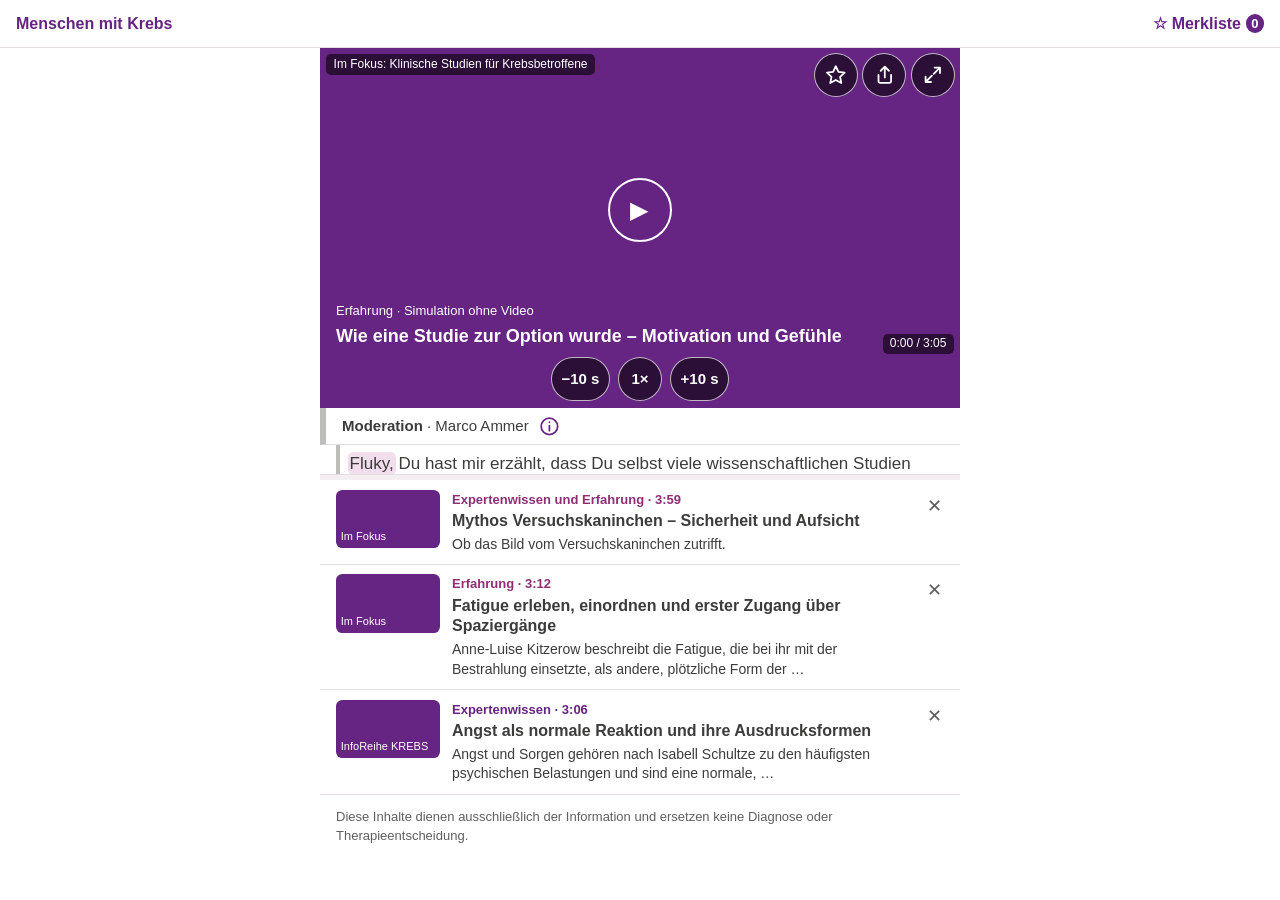
<file: index.html>
<!DOCTYPE html>
<html lang="de">
<head>
<meta charset="utf-8">
<meta name="viewport" content="width=device-width, initial-scale=1, viewport-fit=cover">
<meta name="robots" content="noindex">
<meta name="theme-color" content="#662483">
<title>Menschen mit Krebs – dynamische Seite (Funktionsdummy)</title>
<link rel="stylesheet" href="css/basis.css?v=2">
<link rel="stylesheet" href="css/app.css?v=6">
</head>
<body class="laedt">
<header class="kopf">
  <span class="wortmarke">Menschen mit Krebs</span>
  <span class="kopf-platz"></span>
  <button type="button" class="kopf-knopf" id="leisteAuf" aria-controls="leiste" aria-expanded="false">
    <span aria-hidden="true">☆</span> Merkliste <span class="zahl" id="merkZahl">0</span>
  </button>
</header>

<main class="seite" id="seite">
  <section class="buehne" aria-label="Aktives Element">
    <div class="karte-hinten" id="karteZurueck" hidden>
      <button type="button" class="verlauf-knopf" id="verlaufZurueck" aria-label="Vorheriges Element"></button>
    </div>
    <div class="karte-hinten rechts" id="karteVor" hidden>
      <button type="button" class="verlauf-knopf" id="verlaufVor" aria-label="Nächstes Element im Verlauf"></button>
    </div>

    <article class="karte" id="karte">
      <div class="bild" id="bild">
        <div class="player-stapel" id="playerStapel"></div>
        <div class="startbild" id="startbild">
          <p class="startbild-typ" id="startbildTyp"></p>
          <p class="startbild-titel" id="startbildTitel"></p>
        </div>
        <div class="ebene" id="ebene" aria-hidden="true"></div>
        <p class="quelle" id="quelle"></p>
        <div class="bild-aktionen" role="group" aria-label="Aktionen">
          <button type="button" id="merken" class="symbol" aria-pressed="false" aria-label="Merken" title="Merken"><svg viewBox="0 0 24 24" aria-hidden="true" focusable="false"><polygon points="12 2.5 15 8.8 21.8 9.6 16.8 14.3 18.1 21.1 12 17.7 5.9 21.1 7.2 14.3 2.2 9.6 9 8.8"/></svg></button>
          <button type="button" id="teilen" class="symbol" aria-label="Teilen" title="Teilen"><svg viewBox="0 0 24 24" aria-hidden="true" focusable="false"><path d="M12 3v12M7.5 7.5 12 3l4.5 4.5M5 12v7a2 2 0 0 0 2 2h10a2 2 0 0 0 2-2v-7"/></svg></button>
          <button type="button" id="gesamt" class="symbol" aria-pressed="false" aria-label="Ganze Veranstaltung" title="Ganze Veranstaltung"><svg viewBox="0 0 24 24" aria-hidden="true" focusable="false"><path d="M14 4h6v6M20 4l-7 7M10 20H4v-6M4 20l7-7"/></svg></button>
        </div>
        <p class="bild-zeit" id="bildZeit"></p>
        <button type="button" class="gross-abspielen" id="grossAbspielen" aria-label="Abspielen">
          <span aria-hidden="true">▶</span>
        </button>
        <button type="button" class="ton-an" id="tonAn" hidden><svg viewBox="0 0 24 24" aria-hidden="true" focusable="false"><path d="M4 9.5v5h3.5L12 18.5v-13L7.5 9.5H4z"/><path d="M15.5 9a4.5 4.5 0 0 1 0 6M18.5 6.5a8 8 0 0 1 0 11"/></svg><span>Ton einschalten</span></button>
        <p class="ladeanzeige" id="ladeanzeige" hidden>Lädt …</p>
        <p class="halt-hinweis" id="haltHinweis" hidden>Angehalten</p>
        <div class="ende-hinweis" id="endeHinweis" hidden>
          <p>Ende des Abschnitts</p>
          <button type="button" class="knopf-hell" id="endeGesamt">Ganze Veranstaltung ansehen</button>
        </div>
        <button type="button" class="mini-info" id="miniInfo" hidden></button>
        <div class="steuerung" id="steuerung" role="group" aria-label="Wiedergabe">
          <button type="button" id="zurueck10" aria-label="10 Sekunden zurück">−10 s</button>
          <button type="button" id="tempo" aria-pressed="false" aria-label="Doppelte Geschwindigkeit">1×</button>
          <button type="button" id="vor10" aria-label="10 Sekunden vor">+10 s</button>
        </div>
        <p class="zeile-quer" id="zeileQuer" aria-hidden="true"></p>
      </div>

      <div class="zeitleiste-bereich" id="zeitleisteBereich" hidden>
        <div class="zeitleiste-kopf">
          <span>Ganze Veranstaltung</span>
          <span class="zeitleiste-zeit" id="zeitleisteZeit"></span>
        </div>
        <div class="zeitleiste" id="zeitleiste" role="slider" tabindex="0" aria-label="Position in der Veranstaltung" aria-valuemin="0"></div>
        <div class="zeitleiste-knoepfe">
          <button type="button" id="gesamtAnfang">Zum Anfang</button>
          <button type="button" id="gesamtSchliessen">Zurück zum Abschnitt</button>
        </div>
      </div>

      <div class="text" id="text">
        <div class="sprecher" id="sprecher"><span class="sprecher-text"><span class="rolle" id="sprecherRolle"></span><span class="name" id="sprecherName"></span></span><button type="button" class="sprecher-info" id="sprecherInfo" aria-label="Mehr zur Person" title="Mehr zur Person" hidden><svg viewBox="0 0 24 24" aria-hidden="true" focusable="false"><circle cx="12" cy="12" r="9.5"/><path d="M12 11v6M12 7.2v.1"/></svg></button></div>
        <div class="transkript" id="transkript" role="region" aria-label="Wortlaut" tabindex="0"></div>
        <button type="button" class="zur-stelle" id="zurStelle" hidden>Zur aktuellen Stelle</button>
      </div>

    </article>
  </section>

  <section class="vorschlaege" aria-labelledby="vorschlaegeTitel">
    <h2 id="vorschlaegeTitel" class="versteckt-visuell">Weitere Inhalte</h2>
    <ul class="kacheln" id="kacheln"></ul>
    <p class="keine-vorschlaege" id="keineVorschlaege" hidden>Keine weiteren Vorschläge in diesem Funktionsdummy.</p>
    <p class="fuss">Diese Inhalte dienen ausschließlich der Information und ersetzen keine Diagnose oder Therapieentscheidung.</p>
  </section>
</main>

<aside class="leiste" id="leiste" aria-label="Merkliste und Einstellungen" hidden>
  <div class="leiste-kopf">
    <h2>Merkliste</h2>
    <button type="button" class="schliessen" id="leisteZu" aria-label="Schließen">✕</button>
  </div>
  <ul class="merkliste" id="merkliste"></ul>
  <p class="merkliste-leer" id="merklisteLeer">Noch nichts gemerkt. Der Stern an Abschnitten und Zusatzinformationen legt sie hier ab.</p>
  <h2>Ansicht</h2>
  <fieldset class="aufteilung">
    <legend>Höhe des aktiven Elements</legend>
    <label><input type="radio" name="aufteilung" value="haelfte"> Hälfte</label>
    <label><input type="radio" name="aufteilung" value="zwei-drittel"> Zwei Drittel</label>
  </fieldset>
  <h2>Hinweise</h2>
  <p>Diese Inhalte dienen ausschließlich der Information und ersetzen keine Diagnose oder Therapieentscheidung. Fragen zur eigenen Behandlung gehören in das Gespräch mit dem Behandlungsteam.</p>
  <p class="klein">Funktionsdummy zur Abstimmung der Darstellung. Vorschläge in fester Reihenfolge, ohne Empfehlungslogik. Mit „Platzhalter“, „Beispiel“ oder „Entwurf“ markierte Inhalte sind nicht echt oder nicht freigegeben. Gemerkte Inhalte bleiben nur in diesem Browser gespeichert.</p>
  <p class="klein" id="modusText"></p>
</aside>
<div class="abdeckung" id="abdeckung" hidden></div>

<div class="dialog" id="infoDialog" role="dialog" aria-modal="true" aria-labelledby="infoTitel" hidden>
  <div class="dialog-innen">
    <img class="dialog-foto" id="infoFoto" alt="" hidden>
    <p class="dialog-art" id="infoArt"></p>
    <h2 id="infoTitel"></h2>
    <p class="dialog-status" id="infoStatus" hidden></p>
    <p id="infoText"></p>
    <p><a id="infoLink" href="#" target="_blank" rel="noopener noreferrer" hidden></a></p>
    <div class="dialog-knoepfe">
      <button type="button" id="infoMerken" aria-pressed="false"><span aria-hidden="true">☆</span> Merken</button>
      <button type="button" id="infoSchliessen" class="knopf-voll">Schließen</button>
    </div>
  </div>
</div>

<p class="meldung" id="meldung" role="status" hidden></p>
<pre class="diagnose" id="diagnose" hidden></pre>

<script src="js/player-vorrat.js?v=2"></script>
<script src="js/app.js?v=5"></script>
</body>
</html>
</file>
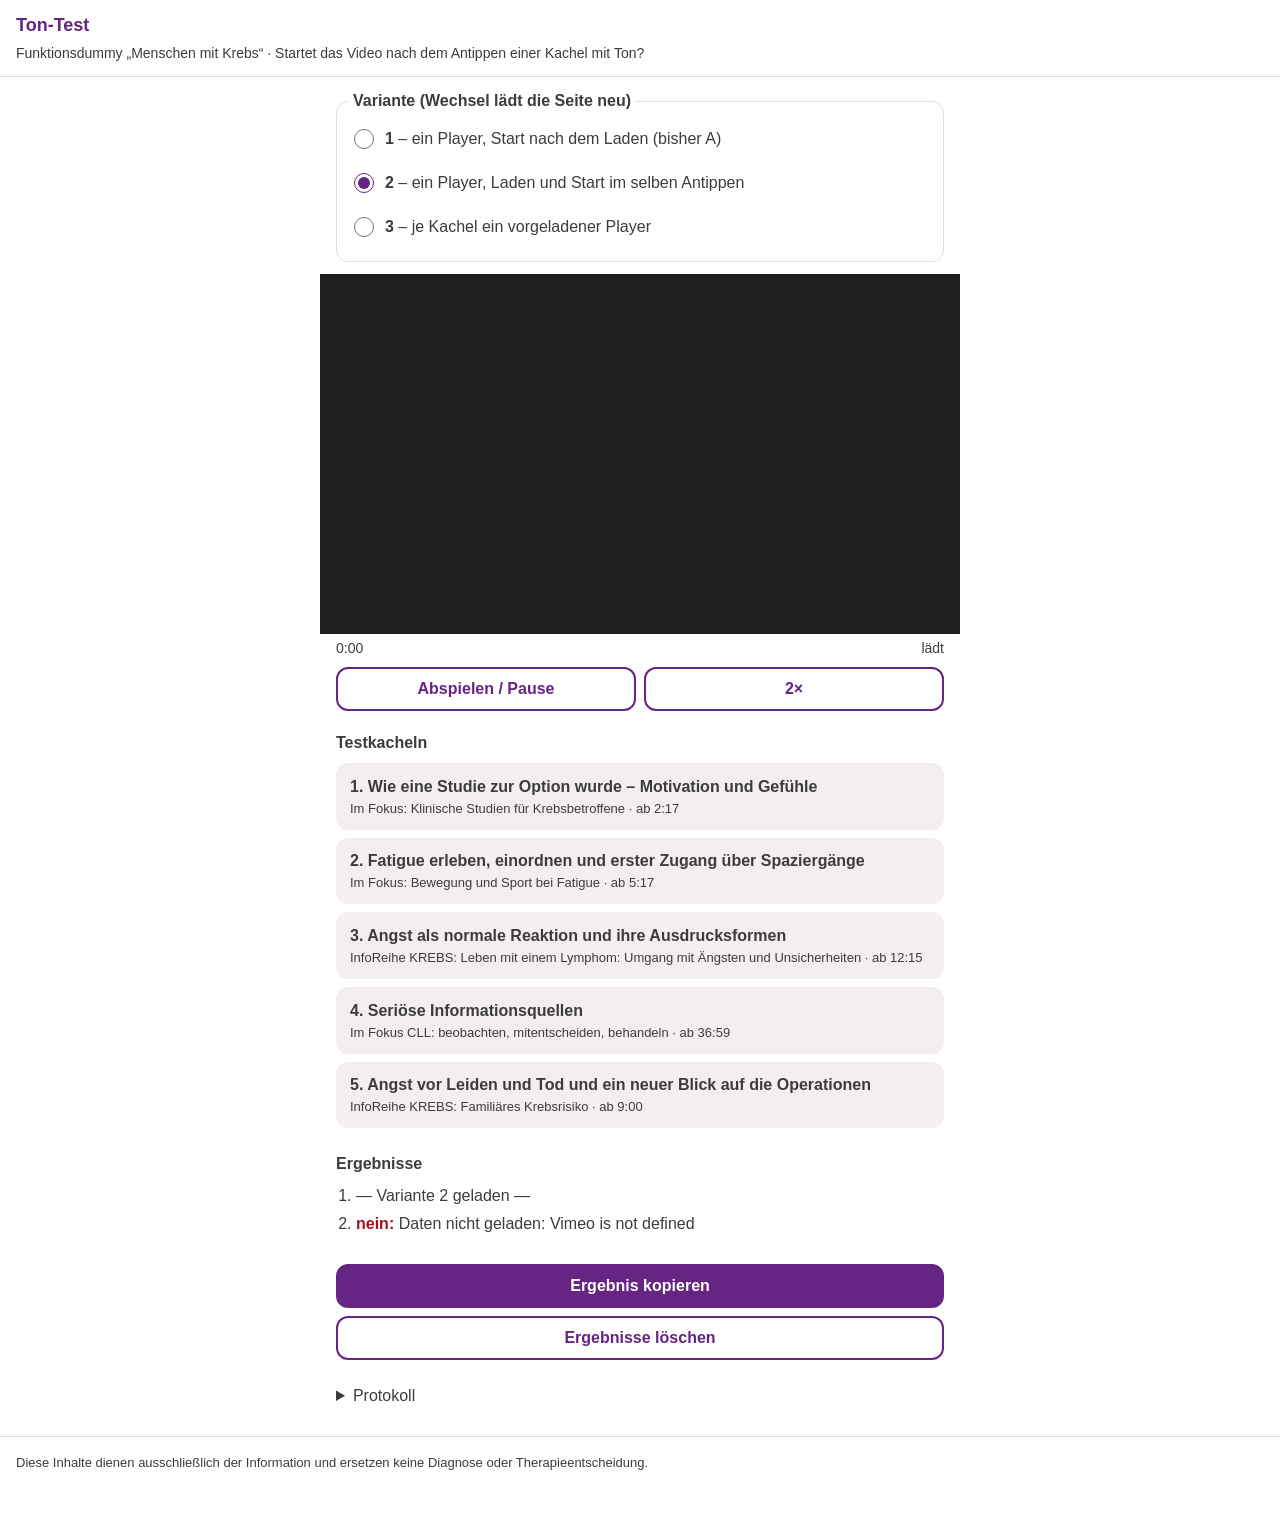
<file: test-ton.html>
<!DOCTYPE html>
<html lang="de">
<head>
<meta charset="utf-8">
<meta name="viewport" content="width=device-width, initial-scale=1, viewport-fit=cover">
<meta name="robots" content="noindex">
<title>Ton-Test – Funktionsdummy Menschen mit Krebs</title>
<link rel="stylesheet" href="css/basis.css">
<style>
  body { padding: 0 0 2rem; }
  header { padding: 0.75rem var(--abstand); border-bottom: 1px solid #E4DCE2; }
  header h1 { font-size: 1.125rem; margin: 0; color: var(--lila-dunkel); }
  header p { margin: 0.25rem 0 0; font-size: 0.875rem; }
  main { max-width: 40rem; margin: 0 auto; }
  section { padding: 0.75rem var(--abstand); }
  h2 { font-size: 1rem; margin: 0 0 0.5rem; }
  fieldset { border: 1px solid #E4DCE2; border-radius: var(--radius); padding: 0.5rem 0.75rem; margin: 0; }
  legend { font-weight: 600; padding: 0 0.25rem; }
  .wahl { display: flex; align-items: flex-start; gap: 0.5rem; min-height: var(--touch); padding: 0.375rem 0; }
  .wahl input { width: 1.25rem; height: 1.25rem; margin-top: 0.15rem; accent-color: var(--lila-dunkel); flex: none; }
  .buehne { position: relative; width: 100%; aspect-ratio: 16 / 9; background: #1E1E1E; overflow: hidden; }
  .video { position: absolute; inset: 0; opacity: 0; pointer-events: none; }
  .video.aktiv { opacity: 1; }
  .video iframe { position: absolute; inset: 0; width: 100%; height: 100%; border: 0; }
  .ebene { position: absolute; inset: 0; z-index: 2; -webkit-touch-callout: none; -webkit-user-select: none; user-select: none; touch-action: manipulation; }
  .halt { position: absolute; right: 0.5rem; top: 0.4rem; z-index: 3; font-size: 0.75rem; color: #FFF; background: rgba(0,0,0,0.55); padding: 0.1rem 0.4rem; border-radius: 0.3rem; pointer-events: none; }
  .zeitzeile { display: flex; justify-content: space-between; font-variant-numeric: tabular-nums; font-size: 0.875rem; padding: 0.25rem var(--abstand) 0; }
  .steuerung { display: grid; grid-template-columns: repeat(auto-fit, minmax(6rem, 1fr)); gap: 0.5rem; padding: 0.5rem var(--abstand); }
  .steuerung button { border: 2px solid var(--lila-dunkel); background: #FFF; color: var(--lila-dunkel); font-weight: 600; padding: 0.4rem; }
  #tonAn { background: var(--lila-hell); border-color: var(--lila-hell); color: #FFF; }
  .kacheln { list-style: none; margin: 0; padding: 0; display: grid; grid-template-columns: minmax(0, 1fr); gap: 0.5rem; }
  .kacheln button { width: 100%; text-align: left; background: var(--flaeche-hell); border: 2px solid transparent; padding: 0.6rem 0.75rem; color: var(--grau-text); }
  .kacheln button[aria-current="true"] { border-color: var(--lila-dunkel); }
  .kacheln .titel { display: block; font-weight: 600; }
  .kacheln .veranstaltung { display: block; font-size: 0.8125rem; }
  .ergebnisse { margin: 0; padding-left: 1.25rem; }
  .ergebnisse li { margin-bottom: 0.25rem; }
  .ok { color: #1B6B2F; font-weight: 600; }
  .nein { color: #A1121A; font-weight: 600; }
  pre#log { white-space: pre-wrap; font-size: 0.75rem; background: #F5F5F5; padding: 0.5rem; border-radius: 0.5rem; max-height: 16rem; overflow: auto; }
  .gross { width: 100%; background: var(--lila-dunkel); color: #FFF; border: 0; font-weight: 600; padding: 0.6rem; }
  textarea#kopie { width: 100%; height: 10rem; font-size: 0.75rem; }
  footer { padding: 1rem var(--abstand); font-size: 0.8125rem; border-top: 1px solid #E4DCE2; margin-top: 1rem; }
</style>
<script src="https://player.vimeo.com/api/player.js"></script>
</head>
<body>
<header>
  <h1>Ton-Test</h1>
  <p>Funktionsdummy „Menschen mit Krebs“ · Startet das Video nach dem Antippen einer Kachel mit Ton?</p>
</header>
<main>
  <section>
    <fieldset>
      <legend>Variante (Wechsel lädt die Seite neu)</legend>
      <label class="wahl"><input type="radio" name="variante" value="1"><span><b>1</b> – ein Player, Start nach dem Laden (bisher A)</span></label>
      <label class="wahl"><input type="radio" name="variante" value="2"><span><b>2</b> – ein Player, Laden und Start im selben Antippen</span></label>
      <label class="wahl"><input type="radio" name="variante" value="3"><span><b>3</b> – je Kachel ein vorgeladener Player</span></label>
    </fieldset>
  </section>

  <div class="buehne" id="buehne">
    <div class="halt" id="halt" hidden>angehalten</div>
    <div class="ebene" id="ebene" aria-hidden="true"></div>
  </div>
  <div class="zeitzeile"><span id="zeit">0:00</span><span id="status">lädt</span></div>
  <div class="steuerung" role="group" aria-label="Wiedergabe">
    <button id="spielen" type="button">Abspielen / Pause</button>
    <button id="tempo" type="button">2×</button>
    <button id="tonAn" type="button" hidden>Ton an</button>
  </div>

  <section>
    <h2>Testkacheln</h2>
    <ul class="kacheln" id="kacheln"><li>Lädt …</li></ul>
  </section>
  <section>
    <h2>Ergebnisse</h2>
    <ol class="ergebnisse" id="ergebnisse"></ol>
  </section>
  <section>
    <button class="gross" id="kopieren" type="button">Ergebnis kopieren</button>
    <div class="steuerung" style="padding: 0.5rem 0 0">
      <button id="loeschen" type="button">Ergebnisse löschen</button>
    </div>
    <p id="kopiertHinweis" hidden></p>
    <textarea id="kopie" hidden readonly></textarea>
  </section>
  <section>
    <details><summary>Protokoll</summary><pre id="log"></pre></details>
  </section>
</main>
<footer>Diese Inhalte dienen ausschließlich der Information und ersetzen keine Diagnose oder Therapieentscheidung.</footer>

<script>
(function () {
  'use strict';
  const $ = (id) => document.getElementById(id);
  const sleep = (ms) => new Promise((r) => setTimeout(r, ms));
  const frist = (p, ms) => Promise.race([
    p.then((v) => ({ ok: true, v })).catch((e) => ({ ok: false, e: e.name + ': ' + e.message })),
    sleep(ms).then(() => ({ ok: false, e: 'keine Antwort' }))
  ]);
  const bis = async (bedingung, ms) => { const ende = performance.now() + ms; while (performance.now() < ende) { if (bedingung()) return true; await sleep(100); } return false; };
  const uhr = (s) => { s = Math.max(0, Math.floor(s || 0)); return Math.floor(s / 60) + ':' + String(s % 60).padStart(2, '0'); };

  const sp = new URLSearchParams(location.search);
  const variante = ['1', '2', '3'].includes(sp.get('variante')) ? sp.get('variante') : '2';
  document.querySelector('input[name="variante"][value="' + variante + '"]').checked = true;

  /* ---------- Ergebnisse, über Neuladen hinweg ---------- */
  const SPEICHER = 'mmk-ton-test';
  let ergebnisse = [], logZeilen = [];
  function sichern() { try { sessionStorage.setItem(SPEICHER, JSON.stringify({ ergebnisse, log: logZeilen.slice(-150) })); } catch (e) { /* egal */ } }
  function log(text) {
    logZeilen.push((performance.now() / 1000).toFixed(1).padStart(6, ' ') + ' s  V' + variante + '  ' + text);
    $('log').textContent = logZeilen.join('\n');
  }
  function zeige(text, ok) {
    const li = document.createElement('li');
    if (ok === true || ok === false) { const s = document.createElement('span'); s.className = ok ? 'ok' : 'nein'; s.textContent = ok ? 'ja: ' : 'nein: '; li.appendChild(s); }
    li.appendChild(document.createTextNode(text));
    $('ergebnisse').appendChild(li);
  }
  function ergebnis(text, ok) {
    ergebnisse.push((ok === true ? '[ja] ' : ok === false ? '[nein] ' : '') + text);
    zeige(text, ok); log('ERGEBNIS ' + text); sichern();
  }
  try {
    const d = JSON.parse(sessionStorage.getItem(SPEICHER) || 'null');
    if (d) {
      logZeilen = d.log || [];
      (d.ergebnisse || []).forEach((z) => { ergebnisse.push(z); const m = z.match(/^\[(ja|nein)\] (.*)$/); if (m) zeige(m[2], m[1] === 'ja'); else zeige(z); });
    }
  } catch (e) { /* egal */ }
  ergebnis('— Variante ' + variante + ' geladen —');

  /* ---------- Player ---------- */
  const EMBED = { controls: '0', playsinline: '1', autopause: '0', dnt: '1', title: '0', byline: '0', portrait: '0', keyboard: '0', muted: '0' };
  const embedUrl = (v, start) => { const p = new URLSearchParams(EMBED); if (v.h) p.set('h', v.h); return 'https://player.vimeo.com/video/' + v.id + '?' + p + (start ? '#t=' + Math.floor(start) + 's' : ''); };
  const ladeUrl = (v, start) => 'https://player.vimeo.com/video/' + v.id + (v.h ? '?h=' + v.h : '') + (start ? '#t=' + Math.floor(start) + 's' : '');

  let tests = [], player = [], einzel = null, aktiv = null;

  function neuerPlayer(video, start, name) {
    const box = document.createElement('div');
    box.className = 'video';
    const f = document.createElement('iframe');
    f.src = embedUrl(video, start);
    f.setAttribute('allow', 'autoplay; fullscreen');
    f.setAttribute('title', 'Video');
    box.appendChild(f);
    $('buehne').insertBefore(box, $('halt'));
    const w = { name, box, p: new Vimeo.Player(f), videoId: String(video.id), spielt: false, t: start || 0, tStempel: performance.now(), ziel: null, gespielt: false };
    w.p.on('loaded', (d) => { w.videoId = String(d.id); log(name + ': loaded ' + d.id); });
    w.p.on('playing', () => { w.spielt = true; w.gespielt = true; w.tStempel = performance.now(); log(name + ': playing'); });
    w.p.on('pause', () => { w.spielt = false; log(name + ': pause'); });
    w.p.on('timeupdate', (d) => {
      w.t = d.seconds; w.tStempel = performance.now();
      if (w.ziel !== null) { if (Math.abs(d.seconds - w.ziel) > 1.5) { log(name + ': Startposition nachgeholt ' + w.ziel.toFixed(1)); w.p.setCurrentTime(w.ziel).catch(() => {}); } w.ziel = null; }
    });
    w.p.on('volumechange', (d) => log(name + ': Lautstärke ' + d.volume));
    w.p.on('error', (e) => log(name + ': Fehler ' + e.name + ' – ' + e.message));
    return w;
  }

  function zeigeAktiv(w) {
    document.querySelectorAll('.video').forEach((b) => b.classList.toggle('aktiv', b === w.box));
  }

  /* ---------- Antippen einer Kachel: alle Player-Aufrufe ohne Wartezeit im selben Antippen ---------- */
  function kachel(i) {
    const z = tests[i];
    const t0 = performance.now();
    document.querySelectorAll('.kacheln button').forEach((b, k) => b.setAttribute('aria-current', String(k === i)));
    log('--- Kachel ' + (i + 1));
    let w;
    if (variante === '3') {
      w = player[i];
      player.forEach((x) => { if (x !== w && x.spielt) x.p.pause().catch(() => {}); });
      zeigeAktiv(w);
      w.p.setMuted(false).catch(() => {});
      if (w.gespielt) { w.ziel = z.start; w.p.setCurrentTime(z.start).catch(() => {}); }
      w.p.play().catch((e) => log('play(): ' + e.name));
    } else if (variante === '2') {
      w = einzel;
      w.p.setMuted(false).catch(() => {});
      if (w.videoId !== String(z.video.id)) {
        w.p.loadVideo(ladeUrl(z.video, z.start)).catch((e) => log('loadVideo: ' + e.name));
      }
      w.ziel = z.start;
      w.p.setCurrentTime(z.start).catch(() => {});
      w.p.play().catch((e) => log('play(): ' + e.name));
    } else {
      w = einzel;
      (async () => {
        if (w.videoId !== String(z.video.id)) await frist(w.p.loadVideo(ladeUrl(z.video)), 8000);
        w.ziel = z.start;
        w.p.setCurrentTime(z.start).catch(() => {});
        w.p.play().catch((e) => log('play(): ' + e.name));
      })();
    }
    aktiv = { w, z, endeGemeldet: false };
    auswerten(w, z, t0);
  }

  async function auswerten(w, z, t0) {
    const gestartet = await bis(() => w.spielt && w.videoId === String(z.video.id), 9000);
    const dauer = ((performance.now() - t0) / 1000).toFixed(1);
    if (!gestartet) { ergebnis('V' + variante + ', ' + z.kurz + ': kein Start', false); return; }
    await sleep(1500);
    const m = await frist(w.p.getMuted(), 2000);
    const vol = await frist(w.p.getVolume(), 2000);
    const t = await frist(w.p.getCurrentTime(), 2000);
    const ton = m.ok && vol.ok ? (!m.v && vol.v > 0) : null;
    ergebnis('V' + variante + ', ' + z.kurz + ': Start nach ' + dauer + ' s, Ton ' + (ton === null ? 'unbekannt' : ton ? 'an' : 'aus') +
      ' (muted=' + m.v + ', volume=' + vol.v + '), Position ' + uhr(t.v) + ', Soll ' + uhr(z.start), ton === true);
    $('tonAn').hidden = ton !== false;
  }

  /* ---------- Bedienung ---------- */
  $('tonAn').addEventListener('click', () => {
    if (!aktiv) return;
    const w = aktiv.w;
    w.p.setMuted(false).catch(() => {});
    w.p.setVolume(1).catch(() => {});
    w.p.play().catch(() => {});
    (async () => {
      await sleep(1500);
      const m = await frist(w.p.getMuted(), 2000);
      ergebnis('V' + variante + ': „Ton an“ – ' + (w.spielt ? 'läuft' : 'gestoppt') + ', muted=' + m.v, w.spielt && m.v === false);
      $('tonAn').hidden = w.spielt && m.v === false;
    })();
  });
  $('spielen').addEventListener('click', () => {
    if (!aktiv) return;
    const w = aktiv.w;
    if (w.spielt) w.p.pause().catch(() => {}); else w.p.play().catch(() => {});
  });
  $('tempo').addEventListener('click', () => {
    if (!aktiv) return;
    aktiv.w.p.setPlaybackRate(2).then(() => ergebnis('V' + variante + ': 2×', true)).catch((e) => ergebnis('V' + variante + ': 2× – ' + e.name, false));
  });
  document.querySelectorAll('input[name="variante"]').forEach((r) => r.addEventListener('change', () => {
    sichern();
    location.search = '?variante=' + r.value;
  }));

  (function gesten() {
    const ebene = $('ebene');
    let timer = null, gehalten = false, warAn = false;
    ebene.addEventListener('contextmenu', (e) => e.preventDefault());
    ebene.addEventListener('pointerdown', (e) => {
      e.preventDefault();
      if (!aktiv) return;
      gehalten = false;
      warAn = aktiv.w.spielt;
      timer = setTimeout(() => { timer = null; gehalten = true; if (warAn) { aktiv.w.p.pause().catch(() => {}); $('halt').hidden = false; } }, 300);
    });
    ebene.addEventListener('pointerup', () => {
      if (!aktiv) return;
      const w = aktiv.w;
      if (timer) {
        clearTimeout(timer); timer = null;
        if (w.spielt) w.p.pause().catch(() => {}); else w.p.play().catch(() => {});
      } else if (gehalten) {
        $('halt').hidden = true;
        if (warAn) {
          w.p.play().catch(() => {});
          (async () => {
            const ok = await bis(() => w.spielt, 3000);
            const m = await frist(w.p.getMuted(), 2000);
            ergebnis('V' + variante + ': Gedrückthalten hält an, Loslassen setzt fort, muted=' + m.v, ok);
          })();
        }
      }
      gehalten = false;
    });
    ebene.addEventListener('pointercancel', () => { if (timer) clearTimeout(timer); timer = null; });
  })();

  (function takt() {
    if (aktiv) {
      const w = aktiv.w, z = aktiv.z;
      const t = w.spielt ? w.t + (performance.now() - w.tStempel) / 1000 : w.t;
      $('zeit').textContent = uhr(t) + ' · Segment ' + uhr(z.start) + '–' + uhr(z.ende);
      $('status').textContent = w.spielt ? 'spielt' : 'pausiert';
      if (w.spielt && !aktiv.endeGemeldet && w.videoId === String(z.video.id) && t >= z.start - 1 && t >= z.ende) {
        aktiv.endeGemeldet = true;
        w.p.pause().catch(() => {});
        ergebnis('V' + variante + ': Segmentende angehalten bei ' + t.toFixed(2) + ' s (Soll ' + z.ende.toFixed(2) + ' s)', Math.abs(t - z.ende) < 0.6);
      }
    }
    requestAnimationFrame(takt);
  })();

  $('kopieren').addEventListener('click', async () => {
    const ua = navigator.userAgent;
    const text = ['Ton-Test Funktionsdummy, ' + new Date().toLocaleString('de-DE'), 'User-Agent: ' + ua, '', 'Ergebnisse:']
      .concat(ergebnisse, ['', 'Protokoll:'], logZeilen.slice(-60)).join('\n');
    try {
      await navigator.clipboard.writeText(text);
      $('kopiertHinweis').hidden = false; $('kopiertHinweis').textContent = 'Kopiert. Text in den Chat einfügen.';
    } catch (e) {
      $('kopie').hidden = false; $('kopie').value = text; $('kopie').select();
      $('kopiertHinweis').hidden = false; $('kopiertHinweis').textContent = 'Automatisches Kopieren nicht möglich. Text im Feld markieren und kopieren.';
    }
  });
  $('loeschen').addEventListener('click', () => { try { sessionStorage.removeItem(SPEICHER); } catch (e) { /* egal */ } location.reload(); });

  /* ---------- Start ---------- */
  fetch('daten/elemente.json').then((r) => r.json()).then(async (d) => {
    const gesehen = new Set();
    for (const id of [d.start].concat(d.reihenfolge)) {
      const e = d.elemente[id];
      if (!e || e.typ !== 'videosegment' || gesehen.has(e.veranstaltung)) continue;
      gesehen.add(e.veranstaltung);
      const v = d.veranstaltungen[e.veranstaltung];
      tests.push({ titel: e.titel, start: e.start, ende: e.ende, kurz: v.titel, anzeige: v.anzeigename, video: { id: v.vimeo.id, h: v.vimeo.h } });
    }
    const ul = $('kacheln'); ul.innerHTML = '';
    tests.forEach((z, i) => {
      const li = document.createElement('li'), b = document.createElement('button');
      b.type = 'button';
      b.innerHTML = '<span class="titel"></span><span class="veranstaltung"></span>';
      b.querySelector('.titel').textContent = (i + 1) + '. ' + z.titel;
      b.querySelector('.veranstaltung').textContent = z.anzeige + ' · ab ' + uhr(z.start);
      b.addEventListener('click', () => kachel(i));
      li.appendChild(b); ul.appendChild(li);
    });
    if (variante === '3') {
      player = tests.map((z, i) => neuerPlayer(z.video, z.start, 'P' + (i + 1)));
      zeigeAktiv(player[0]);
      const bereit = await Promise.all(player.map((w) => frist(w.p.ready(), 10000)));
      log('Player bereit: ' + bereit.filter((x) => x.ok).length + ' von ' + player.length);
    } else {
      einzel = neuerPlayer(tests[0].video, tests[0].start, 'P');
      zeigeAktiv(einzel);
      const r = await frist(einzel.p.ready(), 10000);
      log('Player bereit: ' + r.ok);
    }
    $('status').textContent = 'bereit';
  }).catch((e) => ergebnis('Daten nicht geladen: ' + e.message, false));
})();
</script>
</body>
</html>
</file>
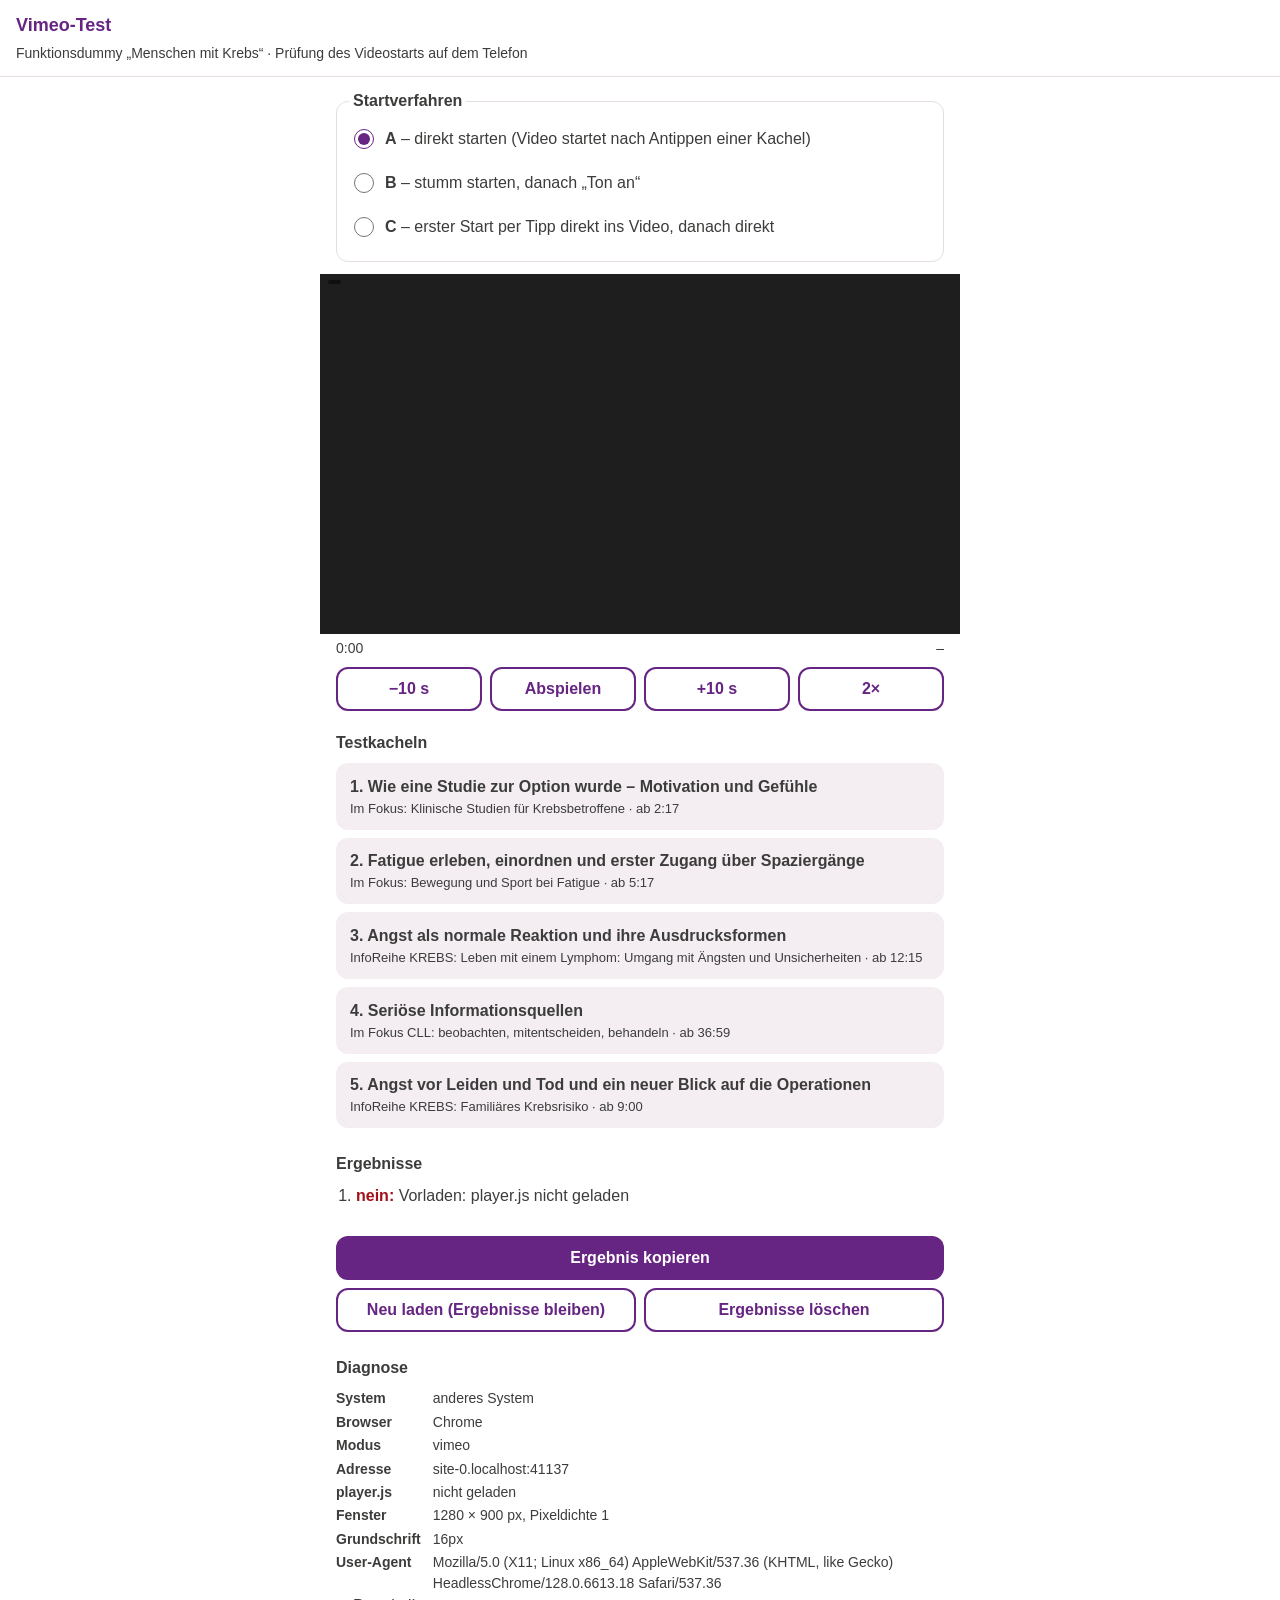
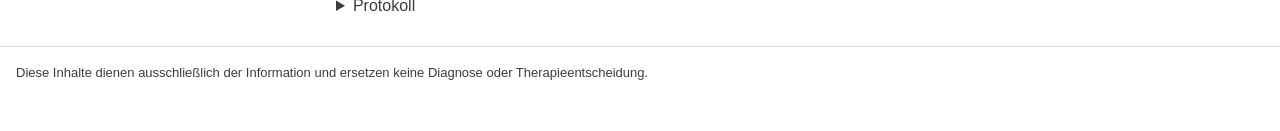
<file: test-vimeo.html>
<!DOCTYPE html>
<html lang="de">
<head>
<meta charset="utf-8">
<meta name="viewport" content="width=device-width, initial-scale=1, viewport-fit=cover">
<meta name="robots" content="noindex">
<title>Vimeo-Test – Funktionsdummy Menschen mit Krebs</title>
<link rel="stylesheet" href="css/basis.css">
<style>
  body { padding: 0 0 2rem; }
  header { padding: 0.75rem var(--abstand); border-bottom: 1px solid #E4DCE2; }
  header h1 { font-size: 1.125rem; margin: 0; color: var(--lila-dunkel); }
  header p { margin: 0.25rem 0 0; font-size: 0.875rem; }
  main { max-width: 40rem; margin: 0 auto; }
  section { padding: 0.75rem var(--abstand); }
  h2 { font-size: 1rem; margin: 0 0 0.5rem; }

  fieldset { border: 1px solid #E4DCE2; border-radius: var(--radius); padding: 0.5rem 0.75rem; margin: 0; }
  legend { font-weight: 600; padding: 0 0.25rem; }
  .wahl { display: flex; align-items: flex-start; gap: 0.5rem; min-height: var(--touch); padding: 0.375rem 0; }
  .wahl input { width: 1.25rem; height: 1.25rem; margin-top: 0.15rem; accent-color: var(--lila-dunkel); flex: none; }

  .buehne { position: relative; width: 100%; aspect-ratio: 16 / 9; background: #1E1E1E; overflow: hidden; }
  .buehne iframe { position: absolute; inset: 0; width: 100%; height: 100%; border: 0; }
  .ebene {
    position: absolute; inset: 0; z-index: 2;
    -webkit-touch-callout: none; -webkit-user-select: none; user-select: none;
    touch-action: manipulation;
  }
  .ebene.durchlaessig { pointer-events: none; }
  .quelle { position: absolute; left: 0.5rem; top: 0.4rem; z-index: 3; font-size: 0.75rem; color: #FFF;
    background: rgba(0,0,0,0.45); padding: 0.1rem 0.4rem; border-radius: 0.3rem; pointer-events: none; max-width: 80%; }
  .hinweis-bild { position: absolute; left: 50%; bottom: 0.75rem; transform: translateX(-50%); z-index: 3;
    background: var(--lila-dunkel); color: #FFF; padding: 0.4rem 0.75rem; border-radius: 2rem; font-size: 0.9375rem;
    pointer-events: none; white-space: nowrap; }
  .halt { position: absolute; right: 0.5rem; top: 0.4rem; z-index: 3; font-size: 0.75rem; color: #FFF;
    background: rgba(0,0,0,0.55); padding: 0.1rem 0.4rem; border-radius: 0.3rem; pointer-events: none; }
  .zeitzeile { display: flex; justify-content: space-between; font-variant-numeric: tabular-nums; font-size: 0.875rem; padding: 0.25rem var(--abstand) 0; }

  .steuerung { display: grid; grid-template-columns: repeat(auto-fit, minmax(6rem, 1fr)); gap: 0.5rem; padding: 0.5rem var(--abstand); }
  .steuerung button { border: 2px solid var(--lila-dunkel); background: #FFF; color: var(--lila-dunkel); font-weight: 600; padding: 0.4rem; }
  .steuerung button[aria-pressed="true"] { background: var(--lila-dunkel); color: #FFF; }
  .steuerung button:disabled { border-color: #BBB; color: #888; }
  #tonAn { background: var(--lila-hell); border-color: var(--lila-hell); color: #FFF; }

  .kacheln { list-style: none; margin: 0; padding: 0; display: grid; grid-template-columns: minmax(0, 1fr); gap: 0.5rem; }
  .kacheln button { width: 100%; text-align: left; background: var(--flaeche-hell); border: 2px solid transparent; padding: 0.6rem 0.75rem; color: var(--grau-text); }
  .kacheln button[aria-current="true"] { border-color: var(--lila-dunkel); }
  .kacheln .titel { display: block; font-weight: 600; }
  .kacheln .veranstaltung { display: block; font-size: 0.8125rem; }

  .ergebnisse { margin: 0; padding-left: 1.25rem; }
  .ergebnisse li { margin-bottom: 0.25rem; }
  .ok { color: #1B6B2F; font-weight: 600; }
  .nein { color: #A1121A; font-weight: 600; }
  dl.diag { display: grid; grid-template-columns: max-content 1fr; gap: 0.15rem 0.75rem; margin: 0; font-size: 0.875rem; }
  dl.diag dt { font-weight: 600; }
  dl.diag dd { margin: 0; overflow-wrap: anywhere; }
  pre#log { white-space: pre-wrap; font-size: 0.75rem; background: #F5F5F5; padding: 0.5rem; border-radius: 0.5rem; max-height: 16rem; overflow: auto; }
  .gross { width: 100%; background: var(--lila-dunkel); color: #FFF; border: 0; font-weight: 600; padding: 0.6rem; }
  textarea#kopie { width: 100%; height: 10rem; font-size: 0.75rem; }
  footer { padding: 1rem var(--abstand); font-size: 0.8125rem; border-top: 1px solid #E4DCE2; margin-top: 1rem; }
</style>
<script src="https://player.vimeo.com/api/player.js"></script>
<script src="js/player.js"></script>
</head>
<body>
<header>
  <h1>Vimeo-Test</h1>
  <p>Funktionsdummy „Menschen mit Krebs“ · Prüfung des Videostarts auf dem Telefon</p>
</header>
<main>
  <section>
    <fieldset>
      <legend>Startverfahren</legend>
      <label class="wahl"><input type="radio" name="verfahren" value="A" checked><span><b>A</b> – direkt starten (Video startet nach Antippen einer Kachel)</span></label>
      <label class="wahl"><input type="radio" name="verfahren" value="B"><span><b>B</b> – stumm starten, danach „Ton an“</span></label>
      <label class="wahl"><input type="radio" name="verfahren" value="C"><span><b>C</b> – erster Start per Tipp direkt ins Video, danach direkt</span></label>
    </fieldset>
  </section>

  <div class="buehne" id="buehne">
    <div class="quelle" id="quelle"></div>
    <div class="halt" id="halt" hidden>angehalten</div>
    <div class="hinweis-bild" id="tippHinweis" hidden>Zum Starten ins Bild tippen</div>
    <div class="ebene" id="ebene" aria-hidden="true"></div>
  </div>
  <div class="zeitzeile"><span id="zeit">0:00</span><span id="status">–</span></div>

  <div class="steuerung" role="group" aria-label="Wiedergabe">
    <button id="zurueck" type="button" aria-label="10 Sekunden zurück">−10 s</button>
    <button id="spielen" type="button">Abspielen</button>
    <button id="vor" type="button" aria-label="10 Sekunden vor">+10 s</button>
    <button id="tempo" type="button" aria-pressed="false" aria-label="Doppelte Geschwindigkeit">2×</button>
    <button id="tonAn" type="button" hidden>Ton an</button>
  </div>

  <section>
    <h2>Testkacheln</h2>
    <ul class="kacheln" id="kacheln"><li>Lädt …</li></ul>
  </section>

  <section>
    <h2>Ergebnisse</h2>
    <ol class="ergebnisse" id="ergebnisse"></ol>
  </section>

  <section>
    <button class="gross" id="kopieren" type="button">Ergebnis kopieren</button>
    <div class="steuerung" style="padding: 0.5rem 0 0">
      <button id="neuLaden" type="button">Neu laden (Ergebnisse bleiben)</button>
      <button id="loeschen" type="button">Ergebnisse löschen</button>
    </div>
    <p id="kopiertHinweis" hidden></p>
    <textarea id="kopie" hidden readonly></textarea>
  </section>

  <section>
    <h2>Diagnose</h2>
    <dl class="diag" id="diag"></dl>
    <details>
      <summary>Protokoll</summary>
      <pre id="log"></pre>
    </details>
  </section>
</main>
<footer>
  Diese Inhalte dienen ausschließlich der Information und ersetzen keine Diagnose oder Therapieentscheidung.
</footer>

<script>
(function () {
  'use strict';
  const $ = (id) => document.getElementById(id);
  const parameter = new URLSearchParams(location.search);
  const modus = parameter.get('modus') === 'simulation' ? 'simulation' : 'vimeo';
  const logZeilen = [];
  const ergebnisse = [];
  let tests = [];
  let aktiv = null;
  let status = '–';
  let wartende = [];
  let erstTippErfolgt = false;
  let wartetAufTipp = false;

  function uhr(s) {
    s = Math.max(0, Math.floor(s));
    const h = Math.floor(s / 3600), m = Math.floor((s % 3600) / 60), x = String(s % 60).padStart(2, '0');
    return h ? h + ':' + String(m).padStart(2, '0') + ':' + x : m + ':' + x;
  }
  function log(text) {
    const z = (performance.now() / 1000).toFixed(1).padStart(6, ' ') + ' s  ' + text;
    logZeilen.push(z);
    if (logZeilen.length > 200) logZeilen.shift();
    $('log').textContent = logZeilen.join('\n');
  }
  const SPEICHER = 'mmk-vimeo-test';
  function sichern() {
    try { sessionStorage.setItem(SPEICHER, JSON.stringify({ ergebnisse, log: logZeilen.slice(-150) })); } catch (e) { /* ohne Speicher weiter */ }
  }
  function ergebnis(text, ok, ohneSpeichern) {
    ergebnisse.push((ok === true ? '[ja] ' : ok === false ? '[nein] ' : '') + text);
    if (!ohneSpeichern) sichern();
    zeigeErgebnis(text, ok);
  }
  function zeigeErgebnis(text, ok) {
    const li = document.createElement('li');
    if (ok === true || ok === false) {
      const s = document.createElement('span');
      s.className = ok ? 'ok' : 'nein';
      s.textContent = ok ? 'ja: ' : 'nein: ';
      li.appendChild(s);
    }
    li.appendChild(document.createTextNode(text));
    $('ergebnisse').appendChild(li);
    if (ok !== null) log('ERGEBNIS ' + text + (ok === undefined ? '' : ok ? ' – ja' : ' – nein'));
  }
  (function frueher() {
    try {
      const d = JSON.parse(sessionStorage.getItem(SPEICHER) || 'null');
      if (!d) return;
      d.log.forEach((z) => logZeilen.push(z));
      d.ergebnisse.forEach((z) => {
        ergebnisse.push(z);
        const m = z.match(/^\[(ja|nein)\] (.*)$/);
        if (m) zeigeErgebnis(m[2], m[1] === 'ja'); else zeigeErgebnis(z, null);
      });
      ergebnis('— Seite neu geladen —');
    } catch (e) { /* ohne Speicher weiter */ }
  })();
  function verfahren() { return document.querySelector('input[name="verfahren"]:checked').value; }

  /* ---------- Diagnose ---------- */
  function plattform() {
    const ua = navigator.userAgent;
    const ios = /iPhone|iPad|iPod/.test(ua) || (/Macintosh/.test(ua) && navigator.maxTouchPoints > 1);
    const android = /Android/.test(ua);
    let browser = 'unbekannt';
    if (/CriOS/.test(ua)) browser = 'Chrome (iOS)';
    else if (/FxiOS/.test(ua)) browser = 'Firefox (iOS)';
    else if (/EdgiOS|EdgA|Edg\//.test(ua)) browser = 'Edge';
    else if (/SamsungBrowser/.test(ua)) browser = 'Samsung Internet';
    else if (/Chrome\//.test(ua)) browser = 'Chrome';
    else if (/Safari\//.test(ua)) browser = 'Safari';
    const os = ios ? 'iOS ' + ((ua.match(/OS (\d+[_\d]*)/) || [])[1] || '').replace(/_/g, '.') :
      android ? 'Android ' + ((ua.match(/Android ([\d.]+)/) || [])[1] || '') : 'anderes System';
    return { os, browser, ua };
  }
  function diagnose() {
    const p = plattform();
    const werte = [
      ['System', p.os],
      ['Browser', p.browser],
      ['Modus', modus],
      ['Adresse', location.host || '(lokal)'],
      ['player.js', window.Vimeo && window.Vimeo.Player ? 'geladen' : 'nicht geladen'],
      ['Fenster', innerWidth + ' × ' + innerHeight + ' px, Pixeldichte ' + devicePixelRatio],
      ['Grundschrift', getComputedStyle(document.documentElement).fontSize],
      ['User-Agent', p.ua]
    ];
    $('diag').innerHTML = '';
    for (const [k, v] of werte) {
      const dt = document.createElement('dt'); dt.textContent = k;
      const dd = document.createElement('dd'); dd.textContent = v;
      $('diag').append(dt, dd);
    }
    return werte;
  }

  /* ---------- Player ---------- */
  const player = MMKPlayer.erzeugen($('buehne'), modus, {
    onLog: log,
    onZeit: () => {},
    onStatus: (s) => {
      status = s;
      $('status').textContent = s;
      $('spielen').textContent = s === 'spielt' ? 'Pause' : 'Abspielen';
      if (s === 'spielt') {
        wartende.forEach((f) => f(true));
        wartende = [];
        if (wartetAufTipp) {
          wartetAufTipp = false;
          erstTippErfolgt = true;
          $('ebene').classList.remove('durchlaessig');
          $('tippHinweis').hidden = true;
          ergebnis('C: Start per Tipp ins Video', true);
        }
      }
    },
    onFehler: (e) => { if (e && e.name) ergebnis('Fehlermeldung player.js: ' + e.name + (e.message ? ' – ' + e.message : '')); }
  });

  function warteAufSpielt(ms) {
    if (status === 'spielt' && !player.pausiert()) return Promise.resolve(true);
    return new Promise((res) => {
      wartende.push(res);
      setTimeout(() => { wartende = wartende.filter((f) => f !== res); res(false); }, ms);
    });
  }
  function mitFrist(promise, ms, text) {
    return Promise.race([promise, new Promise((_, rej) => setTimeout(() => rej(new Error(text)), ms))]);
  }

  async function startTest(i) {
    const z = tests[i];
    aktiv = z;
    document.querySelectorAll('.kacheln button').forEach((b, k) => b.setAttribute('aria-current', String(k === i)));
    $('quelle').textContent = z.veranstaltungTitel;
    const v = verfahren();
    const art = v === 'C' && erstTippErfolgt ? 'C (nach Erst-Tipp direkt)' : v;
    log('--- Kachel ' + (i + 1) + ', Verfahren ' + art);
    const t0 = performance.now();
    try {
      if (v === 'B') await player.stumm(true);
      await mitFrist(player.laden(z.video, z.start), 10000, 'Video nicht geladen nach 10 s – Domainfreigabe in Vimeo prüfen');
    } catch (e) {
      ergebnis('Laden ' + z.kurz + ': ' + e.message, false);
      return;
    }
    if (v === 'C' && !erstTippErfolgt) {
      wartetAufTipp = true;
      $('ebene').classList.add('durchlaessig');
      $('tippHinweis').hidden = false;
      ergebnis('C: Video geladen, wartet auf Tipp ins Bild');
      return;
    }
    const zugesagt = await player.abspielen();
    const laeuft = await warteAufSpielt(4000);
    const dauer = ((performance.now() - t0) / 1000).toFixed(1);
    ergebnis('Start ' + art + ', ' + z.kurz + (laeuft ? ' nach ' + dauer + ' s' : '') + (zugesagt ? '' : ' (play() abgelehnt)'), laeuft);
    if (v === 'B' && laeuft) $('tonAn').hidden = false;
  }

  /* ---------- Bedienung ---------- */
  $('spielen').addEventListener('click', async () => {
    if (status === 'spielt') { player.pausieren(); return; }
    const ok = await player.abspielen();
    const laeuft = await warteAufSpielt(3000);
    ergebnis('Abspielen per Schaltfläche', laeuft && ok);
  });
  $('zurueck').addEventListener('click', () => player.springen(player.zeit() - 10));
  $('vor').addEventListener('click', () => player.springen(player.zeit() + 10));
  $('tempo').addEventListener('click', async (ev) => {
    const b = ev.currentTarget;
    const ziel = b.getAttribute('aria-pressed') === 'true' ? 1 : 2;
    const ok = await player.geschwindigkeit(ziel);
    if (ok) {
      b.setAttribute('aria-pressed', String(ziel === 2));
      ergebnis('Geschwindigkeit ' + ziel + '×', true);
    } else {
      b.disabled = true;
      b.textContent = '2× nicht verfügbar';
      ergebnis('Geschwindigkeit ' + ziel + '× (setPlaybackRate)', false);
    }
  });
  $('tonAn').addEventListener('click', async () => {
    const ok = await player.stumm(false);
    $('tonAn').hidden = true;
    await new Promise((r) => setTimeout(r, 1500));
    const laeuft = !player.pausiert() && status === 'spielt';
    ergebnis('B: Ton an' + (ok ? '' : ' (setMuted abgelehnt)') + (laeuft ? ', Video läuft weiter' : ', Video gestoppt'), ok && laeuft);
  });
  document.querySelectorAll('input[name="verfahren"]').forEach((r) => r.addEventListener('change', () => {
    $('tonAn').hidden = true;
    if (verfahren() !== 'C') { wartetAufTipp = false; $('ebene').classList.remove('durchlaessig'); $('tippHinweis').hidden = true; }
    log('Verfahren gewechselt: ' + verfahren());
  }));

  /* Gedrückthalten pausiert, Loslassen setzt fort; kurzes Tippen wechselt Abspielen/Pause */
  (function gesten() {
    const ebene = $('ebene');
    let timer = null, gehalten = false, warAn = false;
    ebene.addEventListener('contextmenu', (e) => e.preventDefault());
    ebene.addEventListener('pointerdown', (e) => {
      e.preventDefault();
      gehalten = false;
      warAn = status === 'spielt';
      timer = setTimeout(() => {
        timer = null;
        gehalten = true;
        if (warAn) { player.pausieren(); $('halt').hidden = false; }
      }, 300);
    });
    const ende = async () => {
      if (timer) {
        clearTimeout(timer); timer = null;
        if (status === 'spielt') player.pausieren();
        else { await player.abspielen(); }
      } else if (gehalten) {
        $('halt').hidden = true;
        if (warAn) {
          await player.abspielen();
          const laeuft = await warteAufSpielt(3000);
          if (!ergebnisse.some((x) => x.includes('Loslassen'))) ergebnis('Gedrückthalten und Loslassen setzt fort', laeuft);
        }
      }
      gehalten = false;
    };
    ebene.addEventListener('pointerup', ende);
    ebene.addEventListener('pointercancel', () => { if (timer) clearTimeout(timer); timer = null; });
  })();

  /* Zeitanzeige und Segmentende */
  (function takt() {
    const t = player.zeit();
    $('zeit').textContent = uhr(t) + (aktiv ? ' · Segment ' + uhr(aktiv.start) + '–' + uhr(aktiv.ende) : '');
    if (aktiv && !player.pausiert() && t >= aktiv.ende) {
      player.pausieren();
      ergebnis('Segmentende erkannt bei ' + t.toFixed(2) + ' s (Soll ' + aktiv.ende.toFixed(2) + ' s)', Math.abs(t - aktiv.ende) < 0.6);
      aktiv = Object.assign({}, aktiv, { ende: Infinity });
    }
    requestAnimationFrame(takt);
  })();

  $('neuLaden').addEventListener('click', () => { sichern(); location.reload(); });
  $('loeschen').addEventListener('click', () => {
    try { sessionStorage.removeItem(SPEICHER); } catch (e) { /* egal */ }
    location.reload();
  });

  /* Ergebnis kopieren */
  $('kopieren').addEventListener('click', async () => {
    const text = ['Vimeo-Test Funktionsdummy, ' + new Date().toLocaleString('de-DE'), '']
      .concat(diagnose().map(([k, v]) => k + ': ' + v), ['', 'Ergebnisse:'], ergebnisse, ['', 'Protokoll:'], logZeilen.slice(-80))
      .join('\n');
    try {
      await navigator.clipboard.writeText(text);
      $('kopiertHinweis').hidden = false;
      $('kopiertHinweis').textContent = 'Kopiert. Text in den Chat einfügen.';
    } catch (e) {
      $('kopie').hidden = false;
      $('kopie').value = text;
      $('kopie').select();
      $('kopiertHinweis').hidden = false;
      $('kopiertHinweis').textContent = 'Automatisches Kopieren nicht möglich. Text im Feld markieren und kopieren.';
    }
  });

  /* ---------- Daten laden ---------- */
  diagnose();
  log('Seite geladen, Modus ' + modus);
  fetch('daten/elemente.json').then((r) => r.json()).then(async (d) => {
    const folge = [d.start].concat(d.reihenfolge);
    const gesehen = new Set();
    for (const id of folge) {
      const e = d.elemente[id];
      if (!e || e.typ !== 'videosegment' || gesehen.has(e.veranstaltung)) continue;
      gesehen.add(e.veranstaltung);
      const v = d.veranstaltungen[e.veranstaltung];
      tests.push({
        id, titel: e.titel, start: e.start, ende: e.ende,
        veranstaltungTitel: v.anzeigename,
        kurz: v.titel,
        video: { id: v.vimeo.id, h: v.vimeo.h, dauer: v.dauer }
      });
    }
    const ul = $('kacheln');
    ul.innerHTML = '';
    tests.forEach((z, i) => {
      const li = document.createElement('li');
      const b = document.createElement('button');
      b.type = 'button';
      b.innerHTML = '<span class="titel"></span><span class="veranstaltung"></span>';
      b.querySelector('.titel').textContent = (i + 1) + '. ' + z.titel;
      b.querySelector('.veranstaltung').textContent = z.veranstaltungTitel + ' · ab ' + uhr(z.start);
      b.addEventListener('click', () => startTest(i));
      li.appendChild(b);
      ul.appendChild(li);
    });
    try {
      await mitFrist(player.laden(tests[0].video, tests[0].start), 10000, 'Player nicht bereit nach 10 s – Domainfreigabe in Vimeo prüfen');
      $('quelle').textContent = tests[0].veranstaltungTitel;
      aktiv = tests[0];
      log('Erstes Video vorgeladen');
    } catch (e) {
      ergebnis('Vorladen: ' + e.message, false);
    }
    diagnose();
  }).catch((e) => ergebnis('Daten nicht geladen: ' + e.message, false));
})();
</script>
</body>
</html>
</file>
<file: css/basis.css>
/* Grundwerte des Funktionsdummys „Menschen mit Krebs“ */

:root {
  /* Organisationsfarben (verbindlich) */
  --lila-hell: #AC3F90;
  --lila-dunkel: #662483;
  --grau-text: #3C3C3B;
  --weiss: #FFFFFF;

  /* Theme-Farben der Website – PLATZHALTER, Hex-Werte liegen noch nicht vor */
  --theme-foreground: #3C3C3B;   /* PLATZHALTER */
  --theme-ecru-white: #F6F4EE;   /* PLATZHALTER */
  --theme-thunder: #2B2A29;      /* PLATZHALTER */
  --theme-primary: #662483;      /* PLATZHALTER */

  /* Rollen je Passage – Vorschlag, zur Abstimmung */
  --farbe-expertenwissen: var(--lila-dunkel);
  --farbe-erfahrung: var(--lila-hell);
  --farbe-moderation: #6B6B6A;
  --flaeche-hell: #F4EEF3;
  --hervorhebung: #F1DDEB;

  --radius: 0.75rem;
  --abstand: 1rem;
  --touch: 44px;
  --schrift: -apple-system, BlinkMacSystemFont, "Segoe UI", Roboto, "Helvetica Neue", Arial, sans-serif;
}

*, *::before, *::after { box-sizing: border-box; }

html {
  -webkit-text-size-adjust: 100%;
  text-size-adjust: 100%;
}

body {
  margin: 0;
  font-family: var(--schrift);
  font-size: 1rem;
  line-height: 1.5;
  color: var(--grau-text);
  background: var(--weiss);
  overflow-wrap: break-word;
  -webkit-hyphens: auto;
  hyphens: auto;
}

button, a.schaltflaeche {
  font: inherit;
  min-width: var(--touch);
  min-height: var(--touch);
  border-radius: var(--radius);
  cursor: pointer;
}

:focus-visible {
  outline: 3px solid var(--lila-dunkel);
  outline-offset: 2px;
}

.versteckt-visuell {
  position: absolute !important;
  width: 1px; height: 1px;
  overflow: hidden;
  clip: rect(0 0 0 0);
  white-space: nowrap;
}

@media (prefers-reduced-motion: reduce) {
  *, *::before, *::after {
    animation-duration: 0.01ms !important;
    transition-duration: 0.01ms !important;
    scroll-behavior: auto !important;
  }
}
</file>
<file: css/app.css>
/* Oberfläche des Funktionsdummys „Menschen mit Krebs“ – ergänzt css/basis.css */

[hidden] { display: none !important; }

:root {
  --kopf: 3rem;
  --anteil: 0.5; /* Höhe des aktiven Elements: 0.5 (Hälfte) oder 0.6667 (zwei Drittel) */
  --rand: 0.75rem;
  --dunkel-transparent: rgba(0, 0, 0, 0.58);
}
body.aufteilung-zwei-drittel { --anteil: 0.6667; }

html, body { height: 100%; }
body { display: flex; flex-direction: column; overflow: hidden; }
body.laedt .seite { visibility: hidden; }

/* ---------- Kopf ---------- */
.kopf {
  flex: none; display: flex; flex-wrap: wrap; align-items: center; column-gap: 0.5rem;
  min-height: var(--kopf); padding: 0 0.5rem 0 var(--abstand);
  border-bottom: 1px solid #E4DCE2; background: var(--weiss);
}
.wortmarke { font-weight: 700; color: var(--lila-dunkel); white-space: nowrap; }
.kopf-platz { margin-right: auto; }
.kopf-knopf {
  white-space: nowrap; border: 0; background: transparent; color: var(--lila-dunkel); font-weight: 600;
  display: inline-flex; align-items: center; gap: 0.3rem; padding: 0 0.5rem;
}
.zahl {
  display: inline-block; min-width: 1.4em; padding: 0 0.3em; border-radius: 1em;
  background: var(--lila-dunkel); color: var(--weiss); font-size: 0.8125rem; text-align: center;
}

/* ---------- Seite: oben aktives Element, unten Vorschläge ---------- */
.seite {
  flex: 1; min-height: 0; display: flex; flex-direction: column;
  width: 100%; max-width: 40rem; margin: 0 auto;
}
.buehne {
  position: relative; flex: 0 0 calc(var(--anteil) * 100%); min-height: 0;
  display: flex; padding: 0;
}
.karte {
  touch-action: pan-y;
  position: relative; z-index: 2; flex: 1; min-width: 0; min-height: 0;
  display: flex; flex-direction: column; background: var(--weiss); overflow: hidden;
  box-shadow: 0 1px 0 #E4DCE2;
  transition: margin 0.3s ease;
}
body.hat-zurueck .karte { margin-left: var(--rand); }
body.hat-vor .karte { margin-right: var(--rand); }

/* Verlauf: vorheriges Element rückt nach hinten links */
.karte-hinten {
  position: absolute; z-index: 1; top: 0.6rem; bottom: 0.6rem; left: 0; width: 2rem;
  border-radius: 0 0.5rem 0.5rem 0; background: var(--lila-hell); opacity: 0.55;
}
.karte-hinten.rechts { left: auto; right: 0; border-radius: 0.5rem 0 0 0.5rem; }
.verlauf-knopf {
  position: absolute; inset: 0; width: 100%; min-width: 0; border: 0; background: transparent; border-radius: inherit;
}
.geist {
  position: fixed; z-index: 40; pointer-events: none; overflow: hidden;
  background: var(--lila-dunkel); color: var(--weiss); border-radius: 0.5rem; padding: 0.75rem;
  font-weight: 600; transition: transform 0.5s ease, opacity 0.5s ease;
}
.geist.kachel-geist { background: var(--flaeche-hell); color: var(--grau-text); }

/* ---------- Bildbereich ---------- */
.bild {
  position: relative; flex: none; width: 100%; aspect-ratio: 16 / 9; background: #1E1E1E; overflow: hidden;
  -webkit-user-select: none; user-select: none;
}
.player-stapel, .player-platz, .player-platz iframe { position: absolute; inset: 0; width: 100%; height: 100%; border: 0; }
.player-platz { opacity: 0; pointer-events: none; }
.player-platz.aktiv { opacity: 1; }

.startbild {
  position: absolute; inset: 0; z-index: 1; display: flex; flex-direction: column; justify-content: flex-end;
  padding: 54px 16px 60px; background: var(--lila-dunkel); color: var(--weiss); overflow: hidden;
}
.startbild.platzhalter { background: #6B6B6A; }
.startbild-typ { margin: 0 0 0.25rem; font-size: min(0.8125rem, 16px); }
.startbild-titel {
  margin: 0; font-size: min(1.125rem, 22px); font-weight: 700; line-height: 1.3;
  display: -webkit-box; -webkit-box-orient: vertical; -webkit-line-clamp: 3; overflow: hidden;
}
body.spielt:not(.modus-simulation) .startbild { display: none; }

.ebene {
  position: absolute; z-index: 2; inset: 0;
  -webkit-touch-callout: none; -webkit-user-select: none; user-select: none; touch-action: pan-y;
}
.quelle, .bild-zeit {
  position: absolute; z-index: 3; top: 0.4rem; margin: 0; max-width: calc(100% - 160px);
  font-size: min(0.75rem, 15px); line-height: 1.3; color: var(--weiss); background: var(--dunkel-transparent);
  padding: 0.15rem 0.45rem; border-radius: 0.3rem; pointer-events: none;
}
.quelle { left: 0.4rem; }
.bild-zeit { top: auto; bottom: 3.35rem; right: 0.4rem; max-width: none; font-variant-numeric: tabular-nums; }
.bild-aktionen { position: absolute; z-index: 4; top: 0.3rem; right: 0.3rem; display: flex; gap: 0.3rem; }
.symbol {
  width: var(--touch); height: var(--touch); padding: 0; display: inline-flex; align-items: center; justify-content: center;
  border: 1px solid rgba(255, 255, 255, 0.7); border-radius: 50%; background: var(--dunkel-transparent); color: var(--weiss);
}
.symbol svg { width: 1.35rem; height: 1.35rem; fill: none; stroke: currentColor; stroke-width: 2; stroke-linecap: round; stroke-linejoin: round; }
.symbol[aria-pressed="true"] svg polygon { fill: currentColor; }
#merken[aria-pressed="true"] { background: var(--lila-hell); border-color: var(--lila-hell); }
#gesamt[aria-pressed="true"], #gesamt.betont { background: var(--lila-dunkel); border-color: var(--weiss); }
#gesamt.betont { box-shadow: 0 0 0 3px var(--lila-hell); }

.bild-zeit:empty, .quelle:empty { display: none; }

.gross-abspielen {
  position: absolute; z-index: 4; left: 50%; top: 45%; transform: translate(-50%, -50%);
  width: 4rem; height: 4rem; border-radius: 50%; border: 2px solid var(--weiss);
  background: rgba(102, 36, 131, 0.92); color: var(--weiss); font-size: 1.5rem; padding-left: 0.2rem;
}
body.spielt .gross-abspielen, body.ohne-video .gross-abspielen, body.angehalten .gross-abspielen, body.startet .gross-abspielen { display: none; }

.ton-an {
  position: absolute; z-index: 4; left: 50%; top: 45%; transform: translate(-50%, -50%);
  display: inline-flex; align-items: center; gap: 0.45rem; min-height: var(--touch); padding: 0.4rem 1rem 0.4rem 0.8rem;
  border: 2px solid var(--weiss); border-radius: 2rem; background: rgba(102, 36, 131, 0.92); color: var(--weiss);
  font-weight: 700; font-size: min(1rem, 20px); white-space: nowrap;
}
.ton-an svg { width: 1.5rem; height: 1.5rem; flex: none; fill: none; stroke: currentColor; stroke-width: 2; stroke-linecap: round; stroke-linejoin: round; }
.ton-an svg path:first-child { fill: currentColor; }
body.angehalten .ton-an { display: none; }

.ladeanzeige, .halt-hinweis {
  position: absolute; z-index: 4; left: 50%; top: 45%; transform: translate(-50%, -50%); margin: 0;
  color: var(--weiss); background: var(--dunkel-transparent); padding: 0.3rem 0.75rem; border-radius: 1rem; font-size: 0.875rem;
}
.ladeanzeige { top: 72%; }

.ende-hinweis {
  position: absolute; z-index: 5; inset: 0; display: flex; flex-direction: column; align-items: center; justify-content: center;
  gap: 0.5rem; background: rgba(0, 0, 0, 0.62); color: var(--weiss); text-align: center; padding: 1rem;
}
.ende-hinweis p { margin: 0; font-weight: 600; }
.knopf-hell { background: var(--weiss); color: var(--lila-dunkel); border: 0; font-weight: 700; padding: 0.5rem 1rem; }

.mini-info {
  position: absolute; z-index: 4; left: 0.5rem; bottom: 3.35rem; max-width: calc(100% - 5.5rem); min-height: 2.75rem;
  border: 2px solid var(--lila-hell); background: var(--weiss); color: var(--grau-text);
  text-align: left; font-size: min(0.875rem, 18px); padding: 0.3rem 0.6rem; border-radius: 0.6rem;
}
.mini-info b { color: var(--lila-dunkel); }

.steuerung {
  position: absolute; z-index: 4; left: 0; right: 0; bottom: 0; display: flex; justify-content: center; gap: 0.5rem;
  padding: 0.35rem 0.5rem 0.45rem;
}
.steuerung button {
  min-width: var(--touch); flex: 0 1 auto; border: 1px solid rgba(255, 255, 255, 0.7); border-radius: 2rem;
  background: var(--dunkel-transparent); color: var(--weiss); font-weight: 700; font-size: min(0.9375rem, 19px); padding: 0 0.6rem; white-space: nowrap;
}
.steuerung button[aria-pressed="true"] { background: var(--lila-hell); border-color: var(--lila-hell); }
.steuerung button[hidden] { display: none; }
body.ohne-video .steuerung { display: none; }

.zeile-quer { display: none; }

/* ---------- Zeitleiste ganze Veranstaltung ---------- */
.zeitleiste-bereich { flex: none; padding: 0.4rem var(--abstand) 0.5rem; border-bottom: 1px solid #E4DCE2; background: #FBF8FA; }
.zeitleiste-kopf { display: flex; justify-content: space-between; font-size: 0.8125rem; font-weight: 600; color: var(--lila-dunkel); }
.zeitleiste-zeit { font-variant-numeric: tabular-nums; color: var(--grau-text); font-weight: 400; }
.zeitleiste { position: relative; height: 2.75rem; margin: 0.35rem 0; background: #ECE6EB; border-radius: 0.4rem; cursor: pointer; touch-action: none; }
.zl-seg { position: absolute; top: 0.35rem; bottom: 0.35rem; background: #CDB7CA; border-right: 1px solid var(--weiss); }
.zl-seg.ursprung { background: var(--lila-hell); }
.zl-seg.aktuell { outline: 2px solid var(--lila-dunkel); outline-offset: -2px; }
.zl-pos { position: absolute; top: 0; bottom: 0; width: 3px; margin-left: -1px; background: var(--lila-dunkel); pointer-events: none; }
.zeitleiste-knoepfe { display: flex; gap: 0.5rem; }
.zeitleiste-knoepfe button { flex: 1; border: 2px solid var(--lila-dunkel); background: var(--weiss); color: var(--lila-dunkel); font-weight: 600; font-size: 0.875rem; }

/* ---------- Textbereich ---------- */
.text { position: relative; flex: 1; min-height: 0; display: flex; flex-direction: column; overflow: hidden; }
.sprecher {
  flex: none; padding: 0.35rem var(--abstand); font-size: 0.9375rem; line-height: 1.35;
  display: flex; align-items: center; gap: 0.25rem;
  border-bottom: 1px solid #E4DCE2; border-left: 6px solid #BDBDBC; background: var(--weiss);
}
.sprecher-text { flex: 0 1 auto; min-width: 0; white-space: nowrap; overflow: hidden; text-overflow: ellipsis; }
.sprecher-info {
  flex: none; width: var(--touch); height: var(--touch); margin: -0.6rem 0 -0.6rem -0.35rem; padding: 0;
  border: 0; background: transparent; color: var(--lila-dunkel); display: inline-flex; align-items: center; justify-content: center;
}
.sprecher-info svg { width: 1.3rem; height: 1.3rem; fill: none; stroke: currentColor; stroke-width: 2; stroke-linecap: round; }
.sprecher .rolle { font-weight: 700; }
.sprecher .rolle:not(:empty) + .name:not(:empty)::before { content: " · "; font-weight: 400; }
.sprecher.typ-expertenwissen { border-left-color: var(--farbe-expertenwissen); }
.sprecher.typ-expertenwissen .rolle { color: var(--farbe-expertenwissen); }
.sprecher.typ-erfahrung { border-left-color: var(--farbe-erfahrung); }
.sprecher.typ-erfahrung .rolle { color: #8E2F76; }
.sprecher:empty, .sprecher.leer { display: none; }

.transkript {
  position: relative; flex: 1; min-height: 0; overflow-y: auto; -webkit-overflow-scrolling: touch;
  padding: 0.5rem var(--abstand) 1rem; font-size: 1.0625rem; line-height: 1.55;
}
.transkript:focus-visible { outline-offset: -3px; }
.absatz { margin: 0 0 0.9rem; padding-left: 0.6rem; border-left: 4px solid #BDBDBC; }
.absatz.typ-expertenwissen { border-left-color: var(--farbe-expertenwissen); }
.absatz.typ-erfahrung { border-left-color: var(--farbe-erfahrung); }
.absatz-name { display: block; font-size: 0.8125rem; font-weight: 700; color: #5F5F5E; }
.absatz.typ-expertenwissen .absatz-name { color: var(--farbe-expertenwissen); }
.absatz.typ-erfahrung .absatz-name { color: #8E2F76; }
.w.jetzt { background: var(--hervorhebung); box-shadow: 0 0 0 0.12em var(--hervorhebung); border-radius: 0.2em; }
.marke { color: var(--lila-dunkel); text-decoration: underline dotted 2px; text-underline-offset: 0.2em; cursor: pointer; }
.transkript-hinweis { font-size: 0.9375rem; color: #5F5F5E; }
.platzhalter-text .kennzeichnung, .kennzeichnung {
  display: inline-block; font-size: 0.8125rem; font-weight: 700; color: #5A4300; background: #FFF1C9; padding: 0.1rem 0.4rem; border-radius: 0.3rem;
}

.zur-stelle {
  position: absolute; z-index: 3; right: var(--abstand); bottom: 0.6rem;
  border: 0; border-radius: 2rem; background: var(--lila-dunkel); color: var(--weiss); font-weight: 600; padding: 0 1rem;
  box-shadow: 0 2px 6px rgba(0, 0, 0, 0.25);
}

/* ---------- Vorschläge ---------- */
.vorschlaege { flex: 1; min-height: 0; overflow-y: auto; -webkit-overflow-scrolling: touch; border-top: 6px solid #F4EEF3; }
.kacheln { list-style: none; margin: 0; padding: 0; }
.kachel { position: relative; border-bottom: 1px solid #E4DCE2; transition: opacity 0.3s ease; }
.kachel.neu { animation: einblenden 0.35s ease; }
@keyframes einblenden { from { opacity: 0; } to { opacity: 1; } }
.kachel-auswahl {
  display: grid; grid-template-columns: 104px minmax(0, 1fr); gap: 12px; align-items: start; width: 100%;
  border: 0; border-radius: 0; background: var(--weiss); color: var(--grau-text); text-align: left;
  padding: 0.6rem 52px 0.6rem 16px;
}
.kachel-bild {
  aspect-ratio: 16 / 9; border-radius: 0.4rem; background: var(--lila-dunkel); color: var(--weiss);
  font-size: 0.6875rem; line-height: 1.2; padding: 0.3rem; overflow: hidden; display: flex; align-items: flex-end;
}
.kachel-bild.platzhalter { background: #6B6B6A; }
.kachel-typ { display: block; font-size: 0.8125rem; font-weight: 700; color: #5F5F5E; }
.kachel-typ.typ-expertenwissen { color: var(--farbe-expertenwissen); }
.kachel-typ.typ-erfahrung, .kachel-typ.typ-gemischt { color: #8E2F76; }
.kachel-titel { display: block; font-weight: 700; line-height: 1.3; margin: 0.1rem 0 0.2rem; }
.kachel-text { display: block; font-size: 0.875rem; line-height: 1.4; }
.ausblenden {
  position: absolute; top: 0.25rem; right: 0.25rem; width: var(--touch); height: var(--touch);
  border: 0; background: transparent; color: #5F5F5E; font-size: 1.125rem;
}
.keine-vorschlaege { padding: 0.75rem var(--abstand); color: #5F5F5E; }
.fuss { padding: 0.75rem var(--abstand) 1.25rem; font-size: 0.8125rem; color: #5F5F5E; margin: 0; }

/* ---------- Seitliche Leiste ---------- */
.abdeckung { position: fixed; inset: 0; z-index: 55; background: rgba(0, 0, 0, 0.35); }
.leiste {
  position: fixed; z-index: 60; top: 0; right: 0; bottom: 0; width: min(23rem, 90vw); overflow-y: auto;
  background: var(--weiss); box-shadow: -4px 0 16px rgba(0, 0, 0, 0.2); padding: 0 var(--abstand) 2rem;
}
.leiste h2 { font-size: 1.0625rem; color: var(--lila-dunkel); margin: 1.25rem 0 0.5rem; }
.leiste-kopf { display: flex; align-items: center; justify-content: space-between; }
.leiste-kopf h2 { margin-top: 0.75rem; }
.schliessen { border: 0; background: transparent; font-size: 1.25rem; color: var(--grau-text); }
.merkliste { list-style: none; margin: 0; padding: 0; }
.merkliste li { display: flex; align-items: flex-start; gap: 0.25rem; border-bottom: 1px solid #E4DCE2; }
.merkliste .oeffnen { flex: 1; text-align: left; border: 0; background: transparent; color: var(--grau-text); padding: 0.5rem 0; }
.merkliste .art { display: block; font-size: 0.8125rem; color: #5F5F5E; }
.merkliste .entfernen { border: 0; background: transparent; color: #5F5F5E; }
.merkliste-leer { color: #5F5F5E; font-size: 0.9375rem; }
.aufteilung { border: 0; padding: 0; margin: 0; }
.aufteilung legend { font-size: 0.9375rem; margin-bottom: 0.25rem; }
.aufteilung label { display: flex; align-items: center; gap: 0.5rem; min-height: var(--touch); }
.aufteilung input { width: 1.25rem; height: 1.25rem; accent-color: var(--lila-dunkel); }
.klein { font-size: 0.875rem; color: #5F5F5E; }

/* ---------- Dialog für Zusatzinformationen ---------- */
.dialog { position: fixed; inset: 0; z-index: 80; display: flex; align-items: center; justify-content: center; background: rgba(0, 0, 0, 0.45); padding: var(--abstand); }
.dialog[hidden] { display: none; }
.dialog-innen { width: 100%; max-width: 28rem; max-height: 90vh; overflow-y: auto; background: var(--weiss); border-radius: 0.75rem; padding: 1rem 1.25rem; }
.dialog-foto { display: block; width: 6rem; height: 6rem; object-fit: cover; border-radius: 50%; margin: 0 0 0.6rem; background: #EEE; }
.dialog-art { margin: 0; font-size: 0.8125rem; font-weight: 700; color: #5F5F5E; }
.dialog-innen h2 { margin: 0.2rem 0 0.5rem; font-size: 1.25rem; color: var(--lila-dunkel); }
.dialog-status { display: inline-block; font-size: 0.8125rem; font-weight: 700; color: #5A4300; background: #FFF1C9; padding: 0.1rem 0.4rem; border-radius: 0.3rem; margin: 0 0 0.5rem; }
.dialog-innen a { color: var(--lila-dunkel); font-weight: 600; }
.dialog-knoepfe { display: flex; gap: 0.5rem; margin-top: 0.75rem; }
.dialog-knoepfe button { flex: 1; border: 2px solid var(--lila-dunkel); background: var(--weiss); color: var(--lila-dunkel); font-weight: 600; }
.dialog-knoepfe .knopf-voll { background: var(--lila-dunkel); color: var(--weiss); }

.meldung {
  position: fixed; z-index: 90; left: 50%; bottom: 1.25rem; transform: translateX(-50%); margin: 0;
  background: var(--grau-text); color: var(--weiss); padding: 0.5rem 1rem; border-radius: 2rem; font-size: 0.9375rem; max-width: 90vw;
}
.diagnose {
  position: fixed; z-index: 95; left: 0; right: 0; bottom: 0; max-height: 30vh; overflow: auto; margin: 0;
  background: rgba(0, 0, 0, 0.8); color: #9FE89F; font-size: 0.6875rem; padding: 0.4rem; white-space: pre-wrap;
}

/* ---------- Querformat ---------- */
/* sehr schmale Darstellung, z. B. Seitenzoom 200 % in Safari (etwa 190 px Breite) */
@media (max-width: 359px) {
  .kachel-auswahl { grid-template-columns: 72px minmax(0, 1fr); gap: 8px; padding-left: 10px; }
  .quelle { max-width: calc(100% - 150px); }
}
@media (max-width: 299px) {
  .quelle, .bild-zeit { display: none; }
  .kachel-auswahl { grid-template-columns: minmax(0, 1fr); }
  .kachel-bild { display: none; }
  .bild-aktionen { gap: 0.15rem; }
}

@media (orientation: landscape) and (max-height: 540px) {
  body.spielt .bild, body.angehalten .bild {
    position: fixed; z-index: 70; inset: 0; width: 100vw; height: 100vh; height: 100dvh; aspect-ratio: auto; background: #000;
  }
  body.spielt .zeile-quer, body.angehalten .zeile-quer {
    display: block; position: absolute; z-index: 4; left: 50%; transform: translateX(-50%); bottom: 3.4rem; margin: 0;
    width: max-content; max-width: min(40rem, calc(100% - 2rem));
    color: var(--weiss); background: rgba(0, 0, 0, 0.72); padding: 0.25rem 0.7rem; border-radius: 0.4rem;
    text-align: center; font-size: min(1.125rem, 24px); line-height: 1.4; text-wrap: balance;
  }
  body.spielt .zeile-quer:empty, body.angehalten .zeile-quer:empty { display: none; }
  body.spielt .mini-info, body.angehalten .mini-info { bottom: auto; top: 3.4rem; }
  body.spielt .bild-zeit, body.angehalten .bild-zeit { bottom: 0.75rem; }
  body:not(.spielt):not(.angehalten) .seite { max-width: 30rem; }
}
</file>
